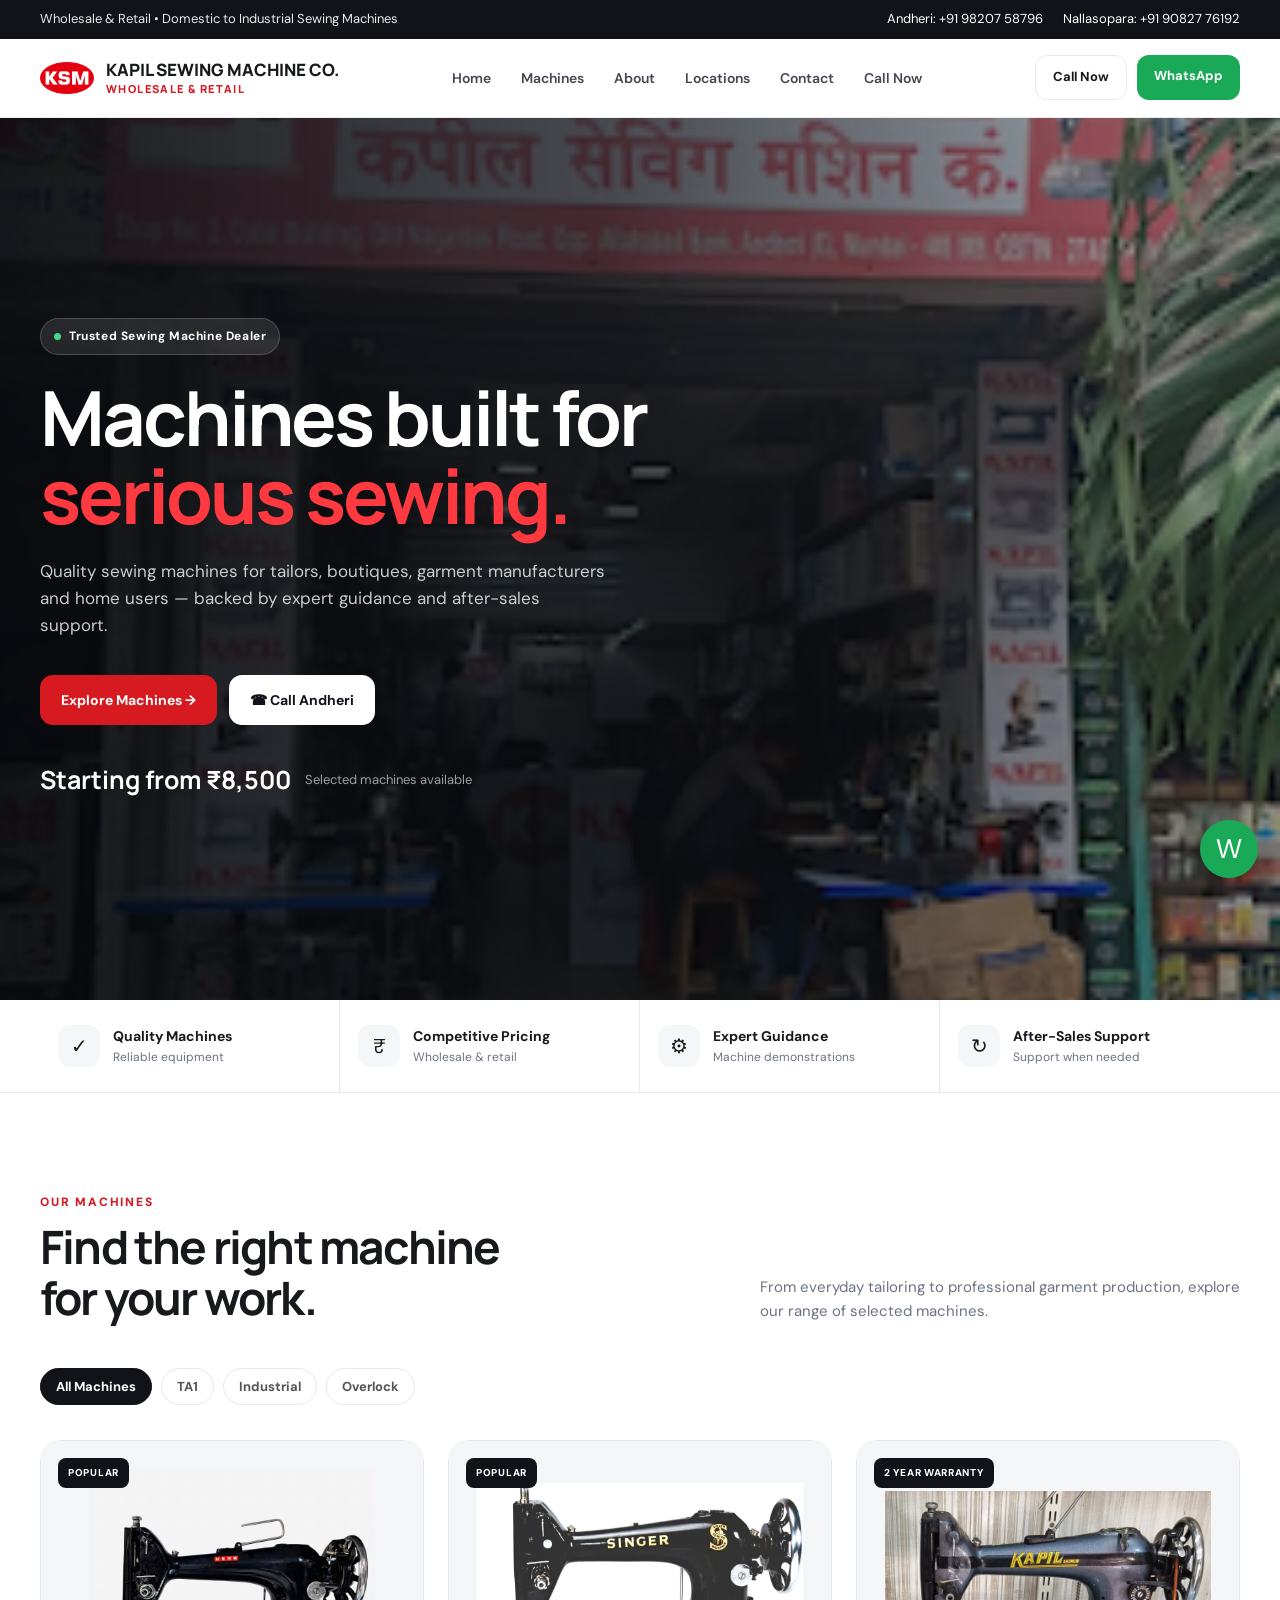
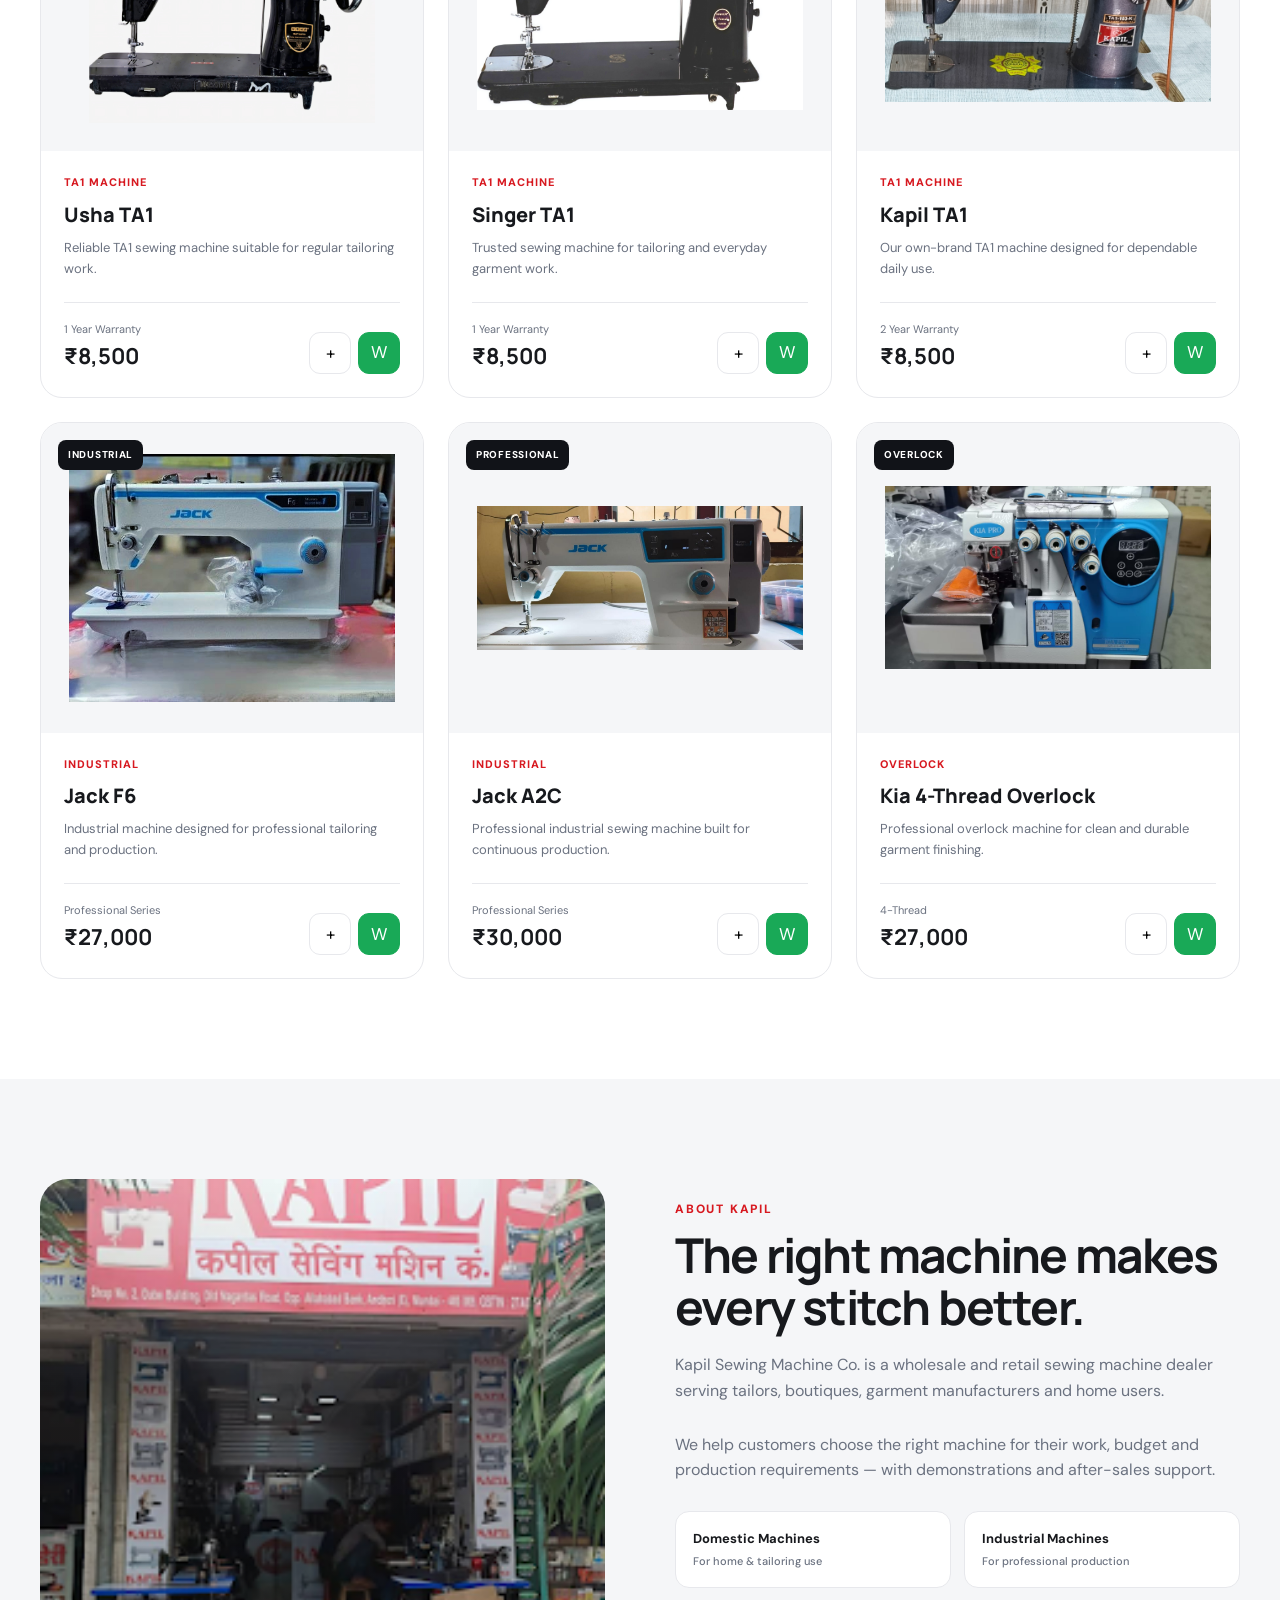
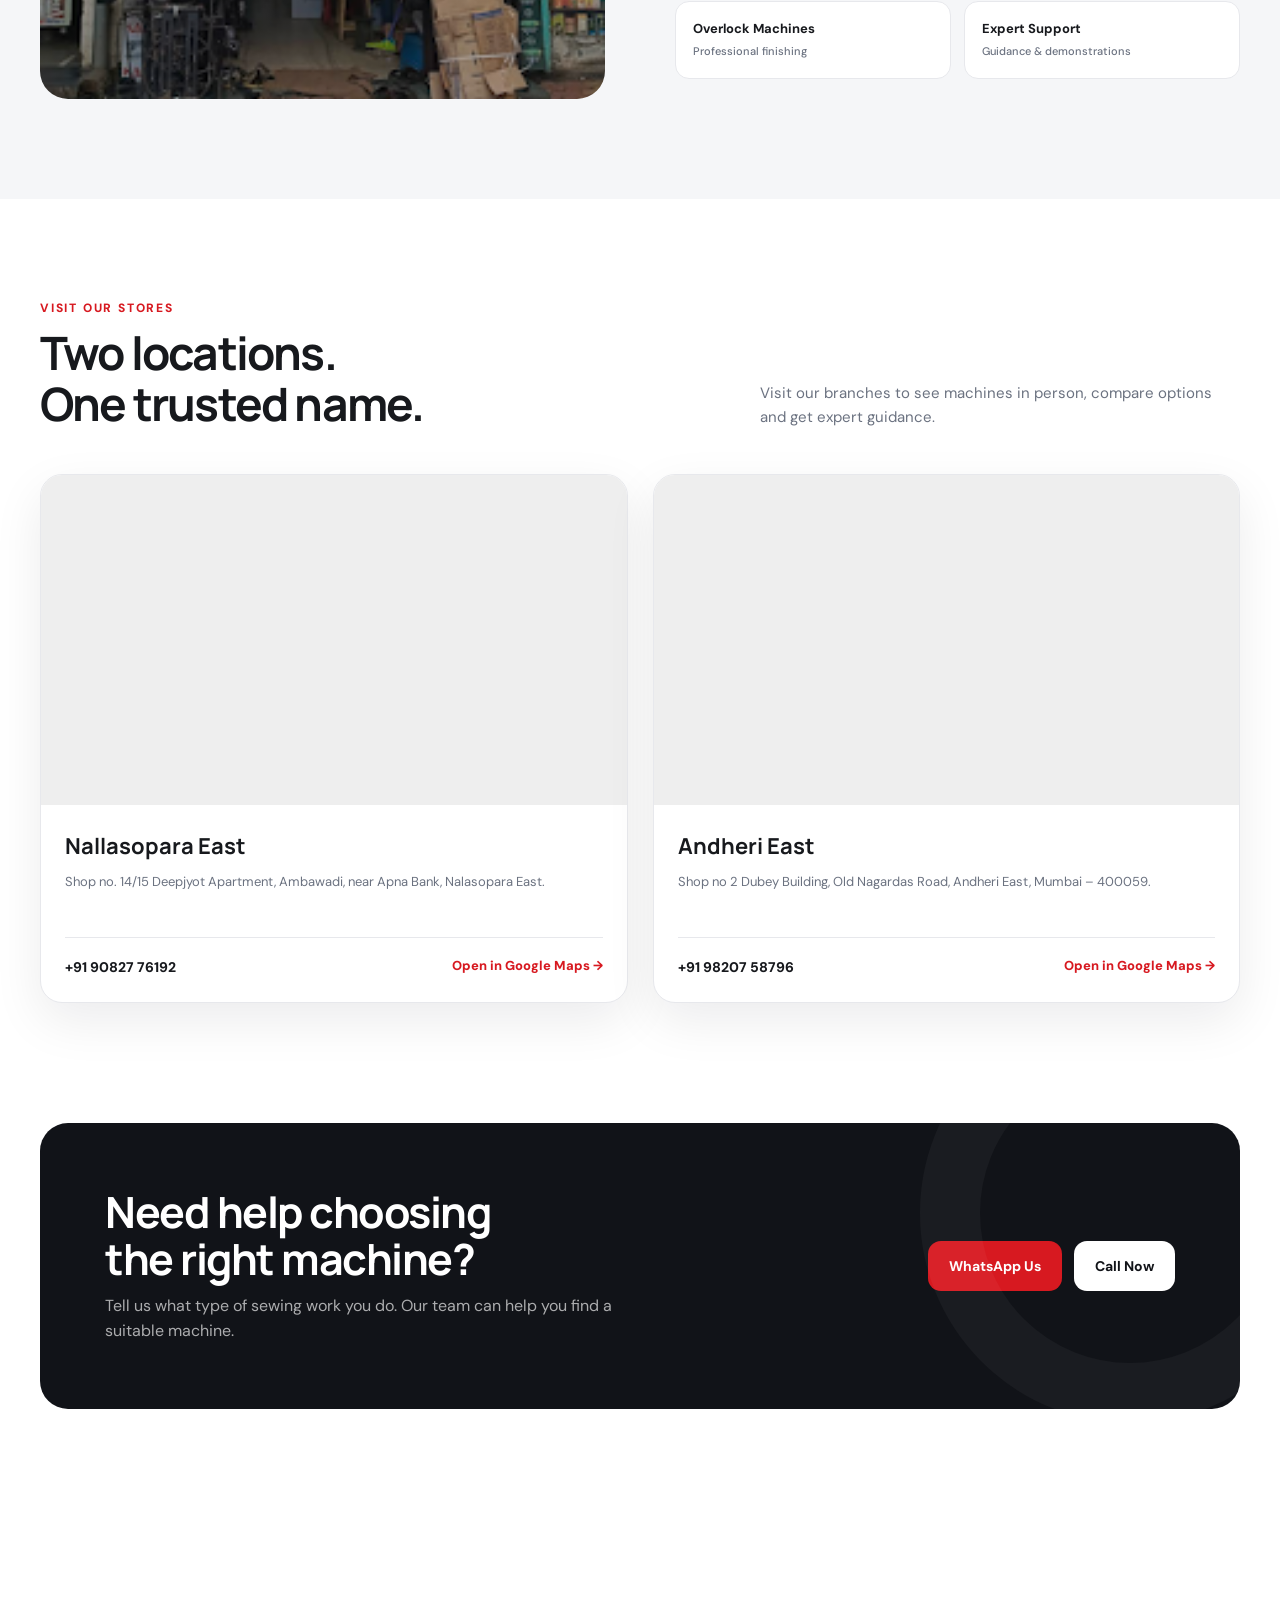
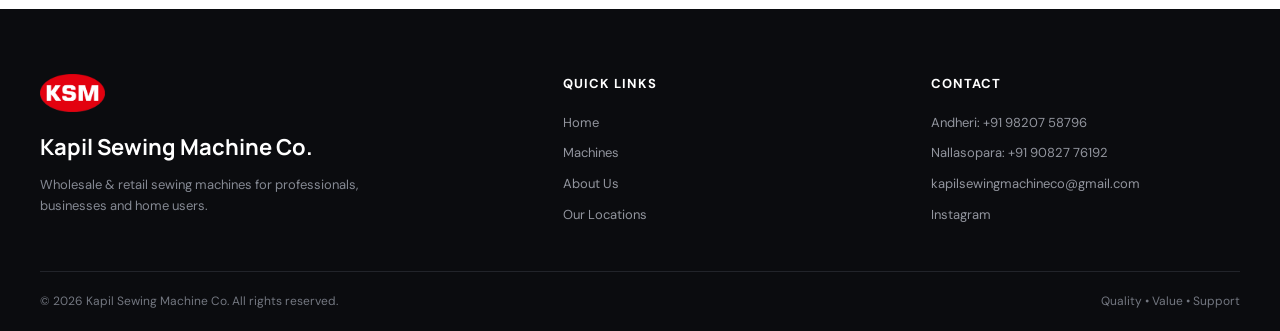
<file: index.html>
<!DOCTYPE html>
<html lang="en">
<head>
  <meta charset="UTF-8">

  <meta name="viewport" content="width=device-width, initial-scale=1.0">

  <title>Kapil Sewing Machine Co. | Premium Sewing Machines</title>

  <meta name="description"
        content="Kapil Sewing Machine Co. - Wholesale and retail sewing machines for tailors, boutiques, garment manufacturers and home users in Mumbai.">

  <meta name="keywords"
        content="sewing machine Mumbai, sewing machine Andheri, sewing machine Nallasopara, industrial sewing machine, TA1 sewing machine, Kapil sewing machine">

  <meta name="theme-color" content="#111318">

  <!-- Open Graph -->
  <meta property="og:title" content="Kapil Sewing Machine Co.">
  <meta property="og:description" content="Premium sewing machines for professionals and home users.">
  <meta property="og:type" content="website">
  <meta property="og:image" content="cover-photo.png">

  <!-- Favicon -->
  <link rel="icon" type="image/jpeg" href="ksm-logo.jpeg">

  <!-- Fonts -->
  <link rel="preconnect" href="https://fonts.googleapis.com">
  <link rel="preconnect" href="https://fonts.gstatic.com" crossorigin>

  <link href="https://fonts.googleapis.com/css2?family=DM+Sans:wght@400;500;600;700&family=Manrope:wght@500;600;700;800&display=swap"
        rel="stylesheet">

  <style>

    /* =========================
       ROOT
    ========================= */

    :root {
      --black: #111318;
      --black-2: #1b1d22;

      --red: #d71920;
      --red-dark: #a90f15;

      --white: #ffffff;
      --off-white: #fafafa;
      --soft: #f5f6f8;

      --text: #17191d;
      --muted: #6b7280;

      --border: #e7e8ec;

      --green: #19a957;

      --radius: 22px;

      --shadow:
        0 18px 50px rgba(17, 19, 24, 0.08);

      --shadow-hover:
        0 25px 70px rgba(17, 19, 24, 0.14);

      --max-width: 1200px;
    }


    /* =========================
       RESET
    ========================= */

    * {
      margin: 0;
      padding: 0;
      box-sizing: border-box;
    }

    html {
      scroll-behavior: smooth;
    }

    body {
      font-family: "DM Sans", sans-serif;
      color: var(--text);
      background: var(--white);
      line-height: 1.6;
      overflow-x: hidden;
    }

    img {
      max-width: 100%;
      display: block;
    }

    a {
      color: inherit;
      text-decoration: none;
    }

    button {
      font-family: inherit;
      cursor: pointer;
    }

    .container {
      width: min(var(--max-width), calc(100% - 40px));
      margin: auto;
    }


    /* =========================
       TOP BAR
    ========================= */

    .topbar {
      background: var(--black);
      color: white;
      font-size: 13px;
      padding: 9px 0;
    }

    .topbar-inner {
      display: flex;
      justify-content: space-between;
      align-items: center;
      gap: 20px;
    }

    .topbar-left {
      opacity: .9;
    }

    .topbar-right {
      display: flex;
      gap: 20px;
    }

    .topbar a:hover {
      color: #fff;
      opacity: .7;
    }


    /* header */

    header {
      position: sticky;
      top: 0;
      z-index: 1000;
      background: rgba(255,255,255,.94);
      backdrop-filter: blur(16px);
      border-bottom: 1px solid rgba(231,232,236,.8);
    }

    .navbar {
      min-height: 78px;
      display: flex;
      align-items: center;
      justify-content: space-between;
      gap: 30px;
    }

    .brand {
      display: flex;
      align-items: center;
      gap: 12px;
    }

    .brand img {
      width: 54px;
      height: 54px;
      object-fit: contain;
      border-radius: 12px;
    }

    .brand-text {
      font-family: "Manrope", sans-serif;
      font-weight: 800;
      line-height: 1.05;
      font-size: 17px;
    }

    .brand-text span {
      display: block;
      color: var(--red);
      font-size: 11px;
      letter-spacing: 1.4px;
      margin-top: 4px;
      text-transform: uppercase;
    }

    .nav-links {
      display: flex;
      align-items: center;
      gap: 30px;
    }

    .nav-links a {
      font-size: 14px;
      font-weight: 600;
      color: #44474f;
      transition: .25s ease;
    }

    .nav-links a:hover {
      color: var(--red);
    }

    .nav-cta {
      display: flex;
      gap: 10px;
    }

    .nav-call {
      padding: 11px 17px;
      border-radius: 12px;
      border: 1px solid var(--border);
      font-size: 13px;
      font-weight: 700;
    }

    .nav-whatsapp {
      background: var(--green);
      color: white;
      padding: 11px 17px;
      border-radius: 12px;
      font-size: 13px;
      font-weight: 700;
    }


    /* MOBILE MENU BUTTON */

    .menu-btn {
      display: none;
      width: 44px;
      height: 44px;
      border: 1px solid var(--border);
      background: white;
      border-radius: 12px;
      font-size: 23px;
    }


    /* =========================
       HERO
    ========================= */

    .hero {
      position: relative;
      min-height: 680px;
      display: flex;
      align-items: center;

      background:
        linear-gradient(
          90deg,
          rgba(8,10,14,.92) 0%,
          rgba(8,10,14,.72) 48%,
          rgba(8,10,14,.25) 100%
        ),
        url("cover-photo.png") center/cover no-repeat;

      color: white;
    }

    .hero-content {
      max-width: 650px;
      padding: 100px 0;
    }

    .eyebrow {
      display: inline-flex;
      align-items: center;
      gap: 8px;

      background: rgba(255,255,255,.1);
      border: 1px solid rgba(255,255,255,.18);

      padding: 8px 13px;
      border-radius: 100px;

      font-size: 12px;
      font-weight: 700;
      letter-spacing: .6px;

      margin-bottom: 24px;
    }

    .eyebrow-dot {
      width: 7px;
      height: 7px;
      background: #45d987;
      border-radius: 50%;
    }

    .hero h1 {
      font-family: "Manrope", sans-serif;
      font-size: clamp(42px, 6vw, 76px);
      line-height: 1.02;
      letter-spacing: -3px;
      margin-bottom: 24px;
    }

    .hero h1 span {
      color: #ff3940;
    }

    .hero-description {
      color: rgba(255,255,255,.78);
      max-width: 570px;
      font-size: 17px;
      margin-bottom: 35px;
    }

    .hero-buttons {
      display: flex;
      flex-wrap: wrap;
      gap: 12px;
    }

    .btn {
      display: inline-flex;
      align-items: center;
      justify-content: center;
      gap: 9px;

      padding: 14px 21px;
      border-radius: 13px;

      font-size: 14px;
      font-weight: 700;

      transition: .25s ease;
    }

    .btn-red {
      background: var(--red);
      color: white;
    }

    .btn-red:hover {
      background: var(--red-dark);
      transform: translateY(-2px);
    }

    .btn-white {
      background: white;
      color: var(--black);
    }

    .btn-white:hover {
      transform: translateY(-2px);
    }

    .hero-price {
      margin-top: 35px;
      display: flex;
      align-items: center;
      gap: 14px;
    }

    .hero-price strong {
      font-family: "Manrope", sans-serif;
      font-size: 25px;
    }

    .hero-price span {
      font-size: 13px;
      color: rgba(255,255,255,.6);
    }


    /* =========================
       TRUST BAR
    ========================= */

    .trust {
      border-bottom: 1px solid var(--border);
      background: white;
    }

    .trust-grid {
      display: grid;
      grid-template-columns: repeat(4,1fr);
    }

    .trust-item {
      display: flex;
      align-items: center;
      gap: 13px;

      padding: 25px 18px;
      border-right: 1px solid var(--border);
    }

    .trust-item:last-child {
      border-right: none;
    }

    .trust-icon {
      width: 42px;
      height: 42px;

      display: grid;
      place-items: center;

      background: var(--soft);
      border-radius: 12px;

      font-size: 20px;
    }

    .trust-item strong {
      display: block;
      font-size: 14px;
    }

    .trust-item span {
      display: block;
      font-size: 12px;
      color: var(--muted);
    }


    /* =========================
       SECTION
    ========================= */

    section {
      padding: 100px 0;
    }

    .section-head {
      display: flex;
      align-items: flex-end;
      justify-content: space-between;
      gap: 30px;

      margin-bottom: 45px;
    }

    .section-label {
      color: var(--red);
      text-transform: uppercase;
      font-size: 12px;
      letter-spacing: 1.8px;
      font-weight: 800;
      margin-bottom: 10px;
    }

    .section-head h2 {
      font-family: "Manrope", sans-serif;
      font-size: clamp(30px, 4vw, 46px);
      line-height: 1.1;
      letter-spacing: -1.8px;
    }

    .section-head p {
      max-width: 480px;
      color: var(--muted);
      font-size: 15px;
    }


    /* =========================
       FILTERS
    ========================= */

    .filters {
      display: flex;
      flex-wrap: wrap;
      gap: 9px;
      margin-bottom: 35px;
    }

    .filter-btn {
      border: 1px solid var(--border);
      background: white;
      padding: 9px 15px;
      border-radius: 100px;
      font-size: 13px;
      font-weight: 700;
      color: #555;
      transition: .2s;
    }

    .filter-btn:hover,
    .filter-btn.active {
      background: var(--black);
      color: white;
      border-color: var(--black);
    }


    /* =========================
       PRODUCTS
    ========================= */

    .products-grid {
      display: grid;
      grid-template-columns: repeat(3,1fr);
      gap: 24px;
    }

    .product-card {
      border: 1px solid var(--border);
      border-radius: var(--radius);
      overflow: hidden;
      background: white;

      transition: .3s ease;
    }

    .product-card:hover {
      transform: translateY(-7px);
      box-shadow: var(--shadow-hover);
      border-color: transparent;
    }

    .product-image {
      position: relative;
      height: 310px;
      background: var(--soft);
      overflow: hidden;
    }

    .product-image img {
      width: 100%;
      height: 100%;
      object-fit: contain;
      padding: 28px;

      transition: .4s ease;
    }

    .product-card:hover .product-image img {
      transform: scale(1.06);
    }

    .product-badge {
      position: absolute;
      left: 17px;
      top: 17px;

      background: var(--black);
      color: white;

      font-size: 10px;
      font-weight: 800;
      letter-spacing: .7px;

      padding: 7px 10px;
      border-radius: 8px;

      text-transform: uppercase;
    }

    .product-body {
      padding: 23px;
    }

    .product-category {
      color: var(--red);
      font-size: 11px;
      text-transform: uppercase;
      letter-spacing: 1px;
      font-weight: 800;
    }

    .product-title {
      font-family: "Manrope", sans-serif;
      font-size: 20px;
      font-weight: 800;
      margin: 7px 0;
    }

    .product-description {
      font-size: 13px;
      color: var(--muted);
      min-height: 42px;
    }

    .product-bottom {
      display: flex;
      align-items: flex-end;
      justify-content: space-between;
      gap: 10px;

      margin-top: 22px;
      padding-top: 18px;

      border-top: 1px solid var(--border);
    }

    .price small {
      display: block;
      color: var(--muted);
      font-size: 11px;
    }

    .price strong {
      font-family: "Manrope", sans-serif;
      font-size: 22px;
    }

    .product-actions {
      display: flex;
      gap: 7px;
    }

    .icon-btn {
      width: 42px;
      height: 42px;

      display: grid;
      place-items: center;

      border-radius: 11px;
      border: 1px solid var(--border);
      background: white;

      font-size: 17px;
      transition: .2s;
    }

    .icon-btn:hover {
      background: var(--black);
      color: white;
    }

    .whatsapp-btn {
      background: var(--green);
      color: white;
      border-color: var(--green);
    }


    /* =========================
       ABOUT
    ========================= */

    .about {
      background: var(--soft);
    }

    .about-grid {
      display: grid;
      grid-template-columns: 1fr 1fr;
      gap: 70px;
      align-items: center;
    }

    .about-image {
      min-height: 520px;
      border-radius: 28px;
      overflow: hidden;

      background:
        linear-gradient(
          180deg,
          rgba(0,0,0,0),
          rgba(0,0,0,.25)
        ),
        url("cover-photo.png") center/cover;
    }

    .about-content h2 {
      font-family: "Manrope", sans-serif;
      font-size: clamp(32px,4vw,48px);
      line-height: 1.08;
      letter-spacing: -1.8px;
      margin-bottom: 20px;
    }

    .about-content > p {
      color: var(--muted);
      margin-bottom: 28px;
    }

    .feature-list {
      display: grid;
      grid-template-columns: 1fr 1fr;
      gap: 13px;
    }

    .feature {
      background: white;
      border: 1px solid var(--border);
      padding: 17px;
      border-radius: 14px;

      font-weight: 700;
      font-size: 13px;
    }

    .feature span {
      display: block;
      color: var(--muted);
      font-size: 11px;
      font-weight: 500;
      margin-top: 3px;
    }


    /* =========================
       LOCATIONS
    ========================= */

    .locations {
      background: white;
    }

    .locations-grid {
      display: grid;
      grid-template-columns: 1fr 1fr;
      gap: 25px;
    }

    .location-card {
      border: 1px solid var(--border);
      border-radius: var(--radius);
      overflow: hidden;
      background: white;
      box-shadow: var(--shadow);
    }

    .map-wrap {
      height: 330px;
      background: #eee;
    }

    .map-wrap iframe {
      width: 100%;
      height: 100%;
      border: 0;
    }

    .location-content {
      padding: 24px;
    }

    .location-content h3 {
      font-family: "Manrope", sans-serif;
      font-size: 22px;
      margin-bottom: 7px;
    }

    .location-content p {
      color: var(--muted);
      font-size: 13px;
      min-height: 45px;
    }

    .location-footer {
      display: flex;
      justify-content: space-between;
      align-items: center;
      gap: 15px;

      margin-top: 20px;
      padding-top: 18px;
      border-top: 1px solid var(--border);
    }

    .location-phone {
      font-weight: 800;
      font-size: 14px;
    }

    .location-link {
      color: var(--red);
      font-weight: 800;
      font-size: 13px;
    }


    /* =========================
       CTA
    ========================= */

    .cta {
      padding-top: 20px;
    }

    .cta-box {
      position: relative;
      overflow: hidden;

      background: var(--black);
      color: white;

      border-radius: 28px;
      padding: 65px;

      display: flex;
      justify-content: space-between;
      align-items: center;
      gap: 40px;
    }

    .cta-box::after {
      content: "";
      position: absolute;

      width: 300px;
      height: 300px;

      right: -100px;
      top: -120px;

      border-radius: 50%;

      border: 60px solid rgba(255,255,255,.04);
    }

    .cta h2 {
      font-family: "Manrope", sans-serif;
      font-size: clamp(28px,4vw,43px);
      line-height: 1.1;
      letter-spacing: -1.5px;
      margin-bottom: 10px;
    }

    .cta p {
      color: rgba(255,255,255,.65);
      max-width: 520px;
    }


    /* =========================
       FOOTER
    ========================= */

    footer {
      background: #0b0c0f;
      color: white;
      margin-top: 100px;
    }

    .footer-main {
      padding: 65px 0 45px;

      display: grid;
      grid-template-columns: 1.5fr 1fr 1fr;
      gap: 60px;
    }

    .footer-brand {
      max-width: 380px;
    }

    .footer-brand img {
      width: 65px;
      border-radius: 14px;
      margin-bottom: 18px;
    }

    .footer-brand h3 {
      font-family: "Manrope", sans-serif;
      font-size: 22px;
      margin-bottom: 10px;
    }

    .footer-brand p {
      color: #858993;
      font-size: 13px;
    }

    footer h4 {
      font-size: 13px;
      text-transform: uppercase;
      letter-spacing: 1px;
      margin-bottom: 18px;
    }

    .footer-links {
      display: grid;
      gap: 10px;
    }

    .footer-links a {
      color: #92959e;
      font-size: 13px;
      transition: .2s;
    }

    .footer-links a:hover {
      color: white;
    }

    .footer-bottom {
      border-top: 1px solid #22242a;
      padding: 20px 0;

      display: flex;
      justify-content: space-between;
      gap: 20px;

      color: #737780;
      font-size: 12px;
    }


    /* =========================
       FLOATING WHATSAPP
    ========================= */

    .floating-whatsapp {
      position: fixed;
      right: 22px;
      bottom: 22px;

      width: 58px;
      height: 58px;

      display: grid;
      place-items: center;

      background: var(--green);
      color: white;

      border-radius: 50%;

      font-size: 27px;

      box-shadow: 0 10px 30px rgba(0,0,0,.2);

      z-index: 999;

      transition: .25s;
    }

    .floating-whatsapp:hover {
      transform: scale(1.08);
    }


    /* =========================
       MODAL
    ========================= */

    .modal {
      position: fixed;
      inset: 0;

      background: rgba(0,0,0,.65);

      display: none;
      align-items: center;
      justify-content: center;

      padding: 20px;

      z-index: 2000;
    }

    .modal.active {
      display: flex;
    }

    .modal-box {
      width: min(520px, 100%);
      background: white;
      border-radius: 24px;
      padding: 30px;
      position: relative;

      animation: modalIn .25s ease;
    }

    @keyframes modalIn {
      from {
        opacity: 0;
        transform: translateY(15px) scale(.98);
      }

      to {
        opacity: 1;
        transform: translateY(0) scale(1);
      }
    }

    .modal-close {
      position: absolute;
      top: 18px;
      right: 18px;

      width: 36px;
      height: 36px;

      border: 1px solid var(--border);
      background: white;

      border-radius: 10px;
      font-size: 18px;
    }

    .modal-box h3 {
      font-family: "Manrope", sans-serif;
      font-size: 27px;
      margin-bottom: 7px;
    }

    .modal-box p {
      color: var(--muted);
      font-size: 13px;
      margin-bottom: 22px;
    }

    .modal-product {
      background: var(--soft);
      padding: 16px;
      border-radius: 13px;
      margin-bottom: 18px;
      font-weight: 800;
    }

    .modal-actions {
      display: grid;
      grid-template-columns: 1fr 1fr;
      gap: 10px;
    }


    /* =========================
       MOBILE
    ========================= */

    @media (max-width: 900px) {

      .nav-links,
      .nav-cta {
        display: none;
      }

      .menu-btn {
        display: block;
      }

      .navbar.mobile-open {
        position: relative;
      }

      .navbar.mobile-open .nav-links {
        display: flex;

        position: absolute;
        top: 76px;
        left: 0;
        right: 0;

        background: white;

        padding: 20px;

        border: 1px solid var(--border);
        border-radius: 15px;

        box-shadow: var(--shadow);

        flex-direction: column;
        align-items: flex-start;
        gap: 17px;
      }

      .trust-grid {
        grid-template-columns: 1fr 1fr;
      }

      .trust-item:nth-child(2) {
        border-right: none;
      }

      .products-grid {
        grid-template-columns: 1fr 1fr;
      }

      .about-grid {
        grid-template-columns: 1fr;
        gap: 35px;
      }

      .about-image {
        min-height: 400px;
      }

      .locations-grid {
        grid-template-columns: 1fr;
      }

      .footer-main {
        grid-template-columns: 1fr 1fr;
      }

      .footer-brand {
        grid-column: 1/-1;
      }
    }


    @media (max-width: 600px) {

      .container {
        width: min(100% - 28px, var(--max-width));
      }

      .topbar {
        display: none;
      }

      .navbar {
        min-height: 70px;
      }

      .brand img {
        width: 45px;
        height: 45px;
      }

      .brand-text {
        font-size: 14px;
      }

      .hero {
        min-height: 620px;
      }

      .hero-content {
        padding: 80px 0;
      }

      .hero h1 {
        letter-spacing: -2px;
      }

      .hero-description {
        font-size: 15px;
      }

      .hero-buttons {
        display: grid;
        grid-template-columns: 1fr;
      }

      .btn {
        width: 100%;
      }

      section {
        padding: 70px 0;
      }

      .section-head {
        display: block;
        margin-bottom: 30px;
      }

      .section-head p {
        margin-top: 14px;
      }

      .trust-grid {
        grid-template-columns: 1fr;
      }

      .trust-item {
        border-right: none;
        border-bottom: 1px solid var(--border);
      }

      .trust-item:last-child {
        border-bottom: none;
      }

      .products-grid {
        grid-template-columns: 1fr;
      }

      .product-image {
        height: 300px;
      }

      .feature-list {
        grid-template-columns: 1fr;
      }

      .about-image {
        min-height: 330px;
      }

      .map-wrap {
        height: 280px;
      }

      .location-footer {
        align-items: flex-start;
        flex-direction: column;
      }

      .cta-box {
        padding: 35px 25px;
        display: block;
      }

      .cta .hero-buttons {
        margin-top: 25px;
      }

      .footer-main {
        grid-template-columns: 1fr;
        gap: 35px;
      }

      .footer-brand {
        grid-column: auto;
      }

      .footer-bottom {
        flex-direction: column;
      }

      .modal-actions {
        grid-template-columns: 1fr;
      }

      .floating-whatsapp {
        width: 54px;
        height: 54px;
        right: 16px;
        bottom: 16px;
      }
    }

  </style>
</head>


<body>


<!-- =========================
     TOP BAR
========================= -->

<div class="topbar">

  <div class="container topbar-inner">

    <div class="topbar-left">
      Wholesale & Retail • Domestic to Industrial Sewing Machines
    </div>

    <div class="topbar-right">
      <a href="tel:+919820758796">
        Andheri: +91 98207 58796
      </a>

      <a href="tel:+919082776192">
        Nallasopara: +91 90827 76192
      </a>
    </div>

  </div>

</div>



<!-- =========================
     HEADER
========================= -->

<header>

  <div class="container navbar" id="navbar">

    <a href="#home" class="brand">

      <img src="ksm-logo.jpeg" alt="Kapil Sewing Machine Co. logo">

      <div class="brand-text">
        KAPIL SEWING MACHINE CO.
        <span>Wholesale & Retail</span>
      </div>

    </a>


    <nav class="nav-links">

    <a href="index.html">Home</a>

    <a href="products.php">Machines</a>

    <a href="about.php">About</a>

    <a href="locations.php">Locations</a>

    <a href="contact.php">Contact</a>

    <a class="nav-button" href="tel:+919820758796">
        Call Now
    </a>

    </nav>


    <div class="nav-cta">

      <a
        href="tel:+919820758796"
        class="nav-call">
        Call Now
      </a>

      <a
        href="https://wa.me/919820758796"
        target="_blank"
        class="nav-whatsapp">
        WhatsApp
      </a>

    </div>


    <button class="menu-btn" id="menuBtn" aria-label="Open menu">
      ☰
    </button>

  </div>

</header>



<!-- =========================
     HERO
========================= -->

<main id="home">

<section class="hero">

  <div class="container">

    <div class="hero-content">

      <div class="eyebrow">
        <span class="eyebrow-dot"></span>
        Trusted Sewing Machine Dealer
      </div>


      <h1>
        Machines built for
        <span>serious sewing.</span>
      </h1>


      <p class="hero-description">
        Quality sewing machines for tailors, boutiques,
        garment manufacturers and home users —
        backed by expert guidance and after-sales support.
      </p>


      <div class="hero-buttons">

        <a href="products.php" class="btn btn-red">
          Explore Machines →
        </a>

        <a href="tel:+919820758796" class="btn btn-white">
          ☎ Call Andheri
        </a>

      </div>


      <div class="hero-price">

        <strong>Starting from ₹8,500</strong>

        <span>
          Selected machines available
        </span>

      </div>

    </div>

  </div>

</section>



<!-- =========================
     TRUST
========================= -->

<div class="trust">

  <div class="container trust-grid">

    <div class="trust-item">

      <div class="trust-icon">✓</div>

      <div>
        <strong>Quality Machines</strong>
        <span>Reliable equipment</span>
      </div>

    </div>


    <div class="trust-item">

      <div class="trust-icon">₹</div>

      <div>
        <strong>Competitive Pricing</strong>
        <span>Wholesale & retail</span>
      </div>

    </div>


    <div class="trust-item">

      <div class="trust-icon">⚙</div>

      <div>
        <strong>Expert Guidance</strong>
        <span>Machine demonstrations</span>
      </div>

    </div>


    <div class="trust-item">

      <div class="trust-icon">↻</div>

      <div>
        <strong>After-Sales Support</strong>
        <span>Support when needed</span>
      </div>

    </div>

  </div>

</div>



<!-- =========================
     PRODUCTS
========================= -->

<section id="products">

  <div class="container">

    <div class="section-head">

      <div>

        <div class="section-label">
          Our Machines
        </div>

        <h2>
          Find the right machine<br>
          for your work.
        </h2>

      </div>

      <p>
        From everyday tailoring to professional garment
        production, explore our range of selected machines.
      </p>

    </div>


    <!-- FILTERS -->

    <div class="filters">

      <button class="filter-btn active" data-filter="all">
        All Machines
      </button>

      <button class="filter-btn" data-filter="ta1">
        TA1
      </button>

      <button class="filter-btn" data-filter="industrial">
        Industrial
      </button>

      <button class="filter-btn" data-filter="overlock">
        Overlock
      </button>

    </div>


    <!-- PRODUCTS -->

    <div class="products-grid" id="productGrid">


      <!-- PRODUCT 1 -->

      <article class="product-card" data-category="ta1">

        <div class="product-image">

          <span class="product-badge">
            Popular
          </span>

          <img
            src="usha.jpg"
            alt="Usha TA1 sewing machine"
            loading="lazy">

        </div>

        <div class="product-body">

          <div class="product-category">
            TA1 Machine
          </div>

          <h3 class="product-title">
            Usha TA1
          </h3>

          <p class="product-description">
            Reliable TA1 sewing machine suitable
            for regular tailoring work.
          </p>

          <div class="product-bottom">

            <div class="price">
              <small>1 Year Warranty</small>
              <strong>₹8,500</strong>
            </div>

            <div class="product-actions">

              <button
                class="icon-btn"
                onclick="openModal('Usha TA1')">
                +
              </button>

              <a
                class="icon-btn whatsapp-btn"
                href="https://wa.me/919820758796?text=Hello%20Kapil%20Sewing%20Machine%20Co.,%20I%20am%20interested%20in%20Usha%20TA1."
                target="_blank">
                W
              </a>

            </div>

          </div>

        </div>

      </article>



      <!-- PRODUCT 2 -->

      <article class="product-card" data-category="ta1">

        <div class="product-image">

          <span class="product-badge">
            Popular
          </span>

          <img
            src="singer.jpg"
            alt="Singer TA1 sewing machine"
            loading="lazy">

        </div>

        <div class="product-body">

          <div class="product-category">
            TA1 Machine
          </div>

          <h3 class="product-title">
            Singer TA1
          </h3>

          <p class="product-description">
            Trusted sewing machine for tailoring
            and everyday garment work.
          </p>

          <div class="product-bottom">

            <div class="price">
              <small>1 Year Warranty</small>
              <strong>₹8,500</strong>
            </div>

            <div class="product-actions">

              <button
                class="icon-btn"
                onclick="openModal('Singer TA1')">
                +
              </button>

              <a
                class="icon-btn whatsapp-btn"
                href="https://wa.me/919820758796?text=Hello%20Kapil%20Sewing%20Machine%20Co.,%20I%20am%20interested%20in%20Singer%20TA1."
                target="_blank">
                W
              </a>

            </div>

          </div>

        </div>

      </article>



      <!-- PRODUCT 3 -->

      <article class="product-card" data-category="ta1">

        <div class="product-image">

          <span class="product-badge">
            2 Year Warranty
          </span>

          <img
            src="kapil.jpg"
            alt="Kapil TA1 sewing machine"
            loading="lazy">

        </div>

        <div class="product-body">

          <div class="product-category">
            TA1 Machine
          </div>

          <h3 class="product-title">
            Kapil TA1
          </h3>

          <p class="product-description">
            Our own-brand TA1 machine designed
            for dependable daily use.
          </p>

          <div class="product-bottom">

            <div class="price">
              <small>2 Year Warranty</small>
              <strong>₹8,500</strong>
            </div>

            <div class="product-actions">

              <button
                class="icon-btn"
                onclick="openModal('Kapil TA1')">
                +
              </button>

              <a
                class="icon-btn whatsapp-btn"
                href="https://wa.me/919820758796?text=Hello%20Kapil%20Sewing%20Machine%20Co.,%20I%20am%20interested%20in%20Kapil%20TA1."
                target="_blank">
                W
              </a>

            </div>

          </div>

        </div>

      </article>



      <!-- PRODUCT 4 -->

      <article class="product-card" data-category="industrial">

        <div class="product-image">

          <span class="product-badge">
            Industrial
          </span>

          <img
            src="jack-f6.jpg"
            alt="Jack F6 industrial sewing machine"
            loading="lazy">

        </div>

        <div class="product-body">

          <div class="product-category">
            Industrial
          </div>

          <h3 class="product-title">
            Jack F6
          </h3>

          <p class="product-description">
            Industrial machine designed for
            professional tailoring and production.
          </p>

          <div class="product-bottom">

            <div class="price">
              <small>Professional Series</small>
              <strong>₹27,000</strong>
            </div>

            <div class="product-actions">

              <button
                class="icon-btn"
                onclick="openModal('Jack F6')">
                +
              </button>

              <a
                class="icon-btn whatsapp-btn"
                href="https://wa.me/919082776192?text=Hello%20Kapil%20Sewing%20Machine%20Co.,%20I%20am%20interested%20in%20Jack%20F6."
                target="_blank">
                W
              </a>

            </div>

          </div>

        </div>

      </article>



      <!-- PRODUCT 5 -->

      <article class="product-card" data-category="industrial">

        <div class="product-image">

          <span class="product-badge">
            Professional
          </span>

          <img
            src="jack-a2c.jpg"
            alt="Jack A2C industrial sewing machine"
            loading="lazy">

        </div>

        <div class="product-body">

          <div class="product-category">
            Industrial
          </div>

          <h3 class="product-title">
            Jack A2C
          </h3>

          <p class="product-description">
            Professional industrial sewing machine
            built for continuous production.
          </p>

          <div class="product-bottom">

            <div class="price">
              <small>Professional Series</small>
              <strong>₹30,000</strong>
            </div>

            <div class="product-actions">

              <button
                class="icon-btn"
                onclick="openModal('Jack A2C')">
                +
              </button>

              <a
                class="icon-btn whatsapp-btn"
                href="https://wa.me/919082776192?text=Hello%20Kapil%20Sewing%20Machine%20Co.,%20I%20am%20interested%20in%20Jack%20A2C."
                target="_blank">
                W
              </a>

            </div>

          </div>

        </div>

      </article>



      <!-- PRODUCT 6 -->

      <article class="product-card" data-category="overlock">

        <div class="product-image">

          <span class="product-badge">
            Overlock
          </span>

          <img
            src="kia-4thread.jpg"
            alt="Kia 4 thread overlock machine"
            loading="lazy">

        </div>

        <div class="product-body">

          <div class="product-category">
            Overlock
          </div>

          <h3 class="product-title">
            Kia 4-Thread Overlock
          </h3>

          <p class="product-description">
            Professional overlock machine for
            clean and durable garment finishing.
          </p>

          <div class="product-bottom">

            <div class="price">
              <small>4-Thread</small>
              <strong>₹27,000</strong>
            </div>

            <div class="product-actions">

              <button
                class="icon-btn"
                onclick="openModal('Kia 4-Thread Overlock')">
                +
              </button>

              <a
                class="icon-btn whatsapp-btn"
                href="https://wa.me/919082776192?text=Hello%20Kapil%20Sewing%20Machine%20Co.,%20I%20am%20interested%20in%20Kia%204-Thread%20Overlock."
                target="_blank">
                W
              </a>

            </div>

          </div>

        </div>

      </article>

    </div>

  </div>

</section>



<!-- =========================
     ABOUT
========================= -->

<section class="about" id="about">

  <div class="container about-grid">

    <div class="about-image"></div>


    <div class="about-content">

      <div class="section-label">
        About Kapil
      </div>

      <h2>
        The right machine makes
        every stitch better.
      </h2>

      <p>
        Kapil Sewing Machine Co. is a wholesale and retail
        sewing machine dealer serving tailors, boutiques,
        garment manufacturers and home users.
      </p>

      <p>
        We help customers choose the right machine for
        their work, budget and production requirements —
        with demonstrations and after-sales support.
      </p>


      <div class="feature-list">

        <div class="feature">
          Domestic Machines
          <span>For home & tailoring use</span>
        </div>

        <div class="feature">
          Industrial Machines
          <span>For professional production</span>
        </div>

        <div class="feature">
          Overlock Machines
          <span>Professional finishing</span>
        </div>

        <div class="feature">
          Expert Support
          <span>Guidance & demonstrations</span>
        </div>

      </div>

    </div>

  </div>

</section>



<!-- =========================
     LOCATIONS
========================= -->

<section class="locations" id="locations">

  <div class="container">

    <div class="section-head">

      <div>

        <div class="section-label">
          Visit Our Stores
        </div>

        <h2>
          Two locations.<br>
          One trusted name.
        </h2>

      </div>

      <p>
        Visit our branches to see machines in person,
        compare options and get expert guidance.
      </p>

    </div>


    <div class="locations-grid">


      <!-- NALLASOPARA -->

      <div class="location-card">

        <div class="map-wrap">

          <iframe
            src="https://www.google.com/maps?q=Kapil%20Sewing%20Machine%20Co%20Nalasopara&output=embed"
            loading="lazy"
            allowfullscreen>
          </iframe>

        </div>

        <div class="location-content">

          <h3>Nallasopara East</h3>

          <p>
            Shop no. 14/15 Deepjyot Apartment,
            Ambawadi, near Apna Bank,
            Nalasopara East.
          </p>

          <div class="location-footer">

            <div class="location-phone">
              +91 90827 76192
            </div>

            <a
              class="location-link"
              href="https://maps.app.goo.gl/YWDpWqHQKoJwb6WM9"
              target="_blank">
              Open in Google Maps →
            </a>

          </div>

        </div>

      </div>



      <!-- ANDHERI -->

      <div class="location-card">

        <div class="map-wrap">

          <iframe
            src="https://www.google.com/maps?q=Kapil%20Sewing%20Machine%20Co%20Andheri%20East%20Mumbai&output=embed"
            loading="lazy"
            allowfullscreen>
          </iframe>

        </div>

        <div class="location-content">

          <h3>Andheri East</h3>

          <p>
            Shop no 2 Dubey Building,
            Old Nagardas Road,
            Andheri East, Mumbai – 400059.
          </p>

          <div class="location-footer">

            <div class="location-phone">
              +91 98207 58796
            </div>

            <a
              class="location-link"
              href="https://share.google/ym0eFGBH0WaN06zIT"
              target="_blank">
              Open in Google Maps →
            </a>

          </div>

        </div>

      </div>

    </div>

  </div>

</section>



<!-- =========================
     CTA
========================= -->

<section class="cta" id="contact">

  <div class="container">

    <div class="cta-box">

      <div>

        <h2>
          Need help choosing<br>
          the right machine?
        </h2>

        <p>
          Tell us what type of sewing work you do.
          Our team can help you find a suitable machine.
        </p>

      </div>


      <div class="hero-buttons">

        <a
          href="https://wa.me/919820758796?text=Hello%20Kapil%20Sewing%20Machine%20Co.,%20I%20need%20help%20choosing%20a%20sewing%20machine."
          target="_blank"
          class="btn btn-red">
          WhatsApp Us
        </a>

        <a
          href="tel:+919820758796"
          class="btn btn-white">
          Call Now
        </a>

      </div>

    </div>

  </div>

</section>

</main>



<!-- =========================
     FOOTER
========================= -->

<footer>

  <div class="container footer-main">


    <div class="footer-brand">

      <img
        src="ksm-logo.jpeg"
        alt="Kapil Sewing Machine Co.">

      <h3>
        Kapil Sewing Machine Co.
      </h3>

      <p>
        Wholesale & retail sewing machines for
        professionals, businesses and home users.
      </p>

    </div>


    <div>

      <h4>
        Quick Links
      </h4>

      <div class="footer-links">

        <a href="#home">Home</a>
        <a href="#products">Machines</a>
        <a href="#about">About Us</a>
        <a href="#locations">Our Locations</a>

      </div>

    </div>


    <div>

      <h4>
        Contact
      </h4>

      <div class="footer-links">

        <a href="tel:+919820758796">
          Andheri: +91 98207 58796
        </a>

        <a href="tel:+919082776192">
          Nallasopara: +91 90827 76192
        </a>

        <a href="mailto:kapilsewingmachineco@gmail.com">
          kapilsewingmachineco@gmail.com
        </a>

        <a
          href="https://instagram.com/kapilsewingmachineco"
          target="_blank">
          Instagram
        </a>

      </div>

    </div>

  </div>


  <div class="container footer-bottom">

    <span>
      © <span id="year"></span>
      Kapil Sewing Machine Co. All rights reserved.
    </span>

    <span>
      Quality • Value • Support
    </span>

  </div>

</footer>



<!-- =========================
     FLOATING WHATSAPP
========================= -->

<a
  href="https://wa.me/919820758796?text=Hello%20Kapil%20Sewing%20Machine%20Co."
  target="_blank"
  class="floating-whatsapp"
  aria-label="Chat on WhatsApp">

  W

</a>



<!-- =========================
     PRODUCT MODAL
========================= -->

<div class="modal" id="productModal">

  <div class="modal-box">

    <button
      class="modal-close"
      onclick="closeModal()">
      ×
    </button>

    <h3>
      Enquire About Machine
    </h3>

    <p>
      Contact us for availability, current pricing,
      demonstration and delivery details.
    </p>

    <div
      class="modal-product"
      id="modalProduct">
      Product
    </div>

    <div class="modal-actions">

      <a
        id="modalWhatsApp"
        href="#"
        target="_blank"
        class="btn btn-red">
        WhatsApp Enquiry
      </a>

      <a
        href="tel:+919820758796"
        class="btn"
        style="border:1px solid #e7e8ec;">
        Call Now
      </a>

    </div>

  </div>

</div>



<script>

  /* =========================
     MOBILE MENU
  ========================= */

  const navbar = document.getElementById("navbar");
  const menuBtn = document.getElementById("menuBtn");

  menuBtn.addEventListener("click", () => {

    navbar.classList.toggle("mobile-open");

    menuBtn.textContent =
      navbar.classList.contains("mobile-open")
        ? "×"
        : "☰";

  });


  document.querySelectorAll(".nav-links a").forEach(link => {

    link.addEventListener("click", () => {

      navbar.classList.remove("mobile-open");

      menuBtn.textContent = "☰";

    });

  });



  /* =========================
     PRODUCT FILTER
  ========================= */

  const filterButtons =
    document.querySelectorAll(".filter-btn");

  const products =
    document.querySelectorAll(".product-card");


  filterButtons.forEach(button => {

    button.addEventListener("click", () => {

      filterButtons.forEach(btn =>
        btn.classList.remove("active")
      );

      button.classList.add("active");

      const filter =
        button.getAttribute("data-filter");


      products.forEach(product => {

        const category =
          product.getAttribute("data-category");

        if (
          filter === "all" ||
          category === filter
        ) {

          product.style.display = "";

        } else {

          product.style.display = "none";

        }

      });

    });

  });



  /* =========================
     MODAL
  ========================= */

  const modal =
    document.getElementById("productModal");

  const modalProduct =
    document.getElementById("modalProduct");

  const modalWhatsApp =
    document.getElementById("modalWhatsApp");


  function openModal(productName) {

    modalProduct.textContent = productName;

    const message =
      `Hello Kapil Sewing Machine Co., I am interested in ${productName}. Please share more details, availability and current price.`;

    modalWhatsApp.href =
      "https://wa.me/919820758796?text=" +
      encodeURIComponent(message);

    modal.classList.add("active");

    document.body.style.overflow = "hidden";

  }


  function closeModal() {

    modal.classList.remove("active");

    document.body.style.overflow = "";

  }


  modal.addEventListener("click", (event) => {

    if (event.target === modal) {
      closeModal();
    }

  });


  document.addEventListener("keydown", (event) => {

    if (event.key === "Escape") {
      closeModal();
    }

  });



  /* =========================
     YEAR
  ========================= */

  document.getElementById("year").textContent =
    new Date().getFullYear();

</script>

</body>
</html>
</file>
